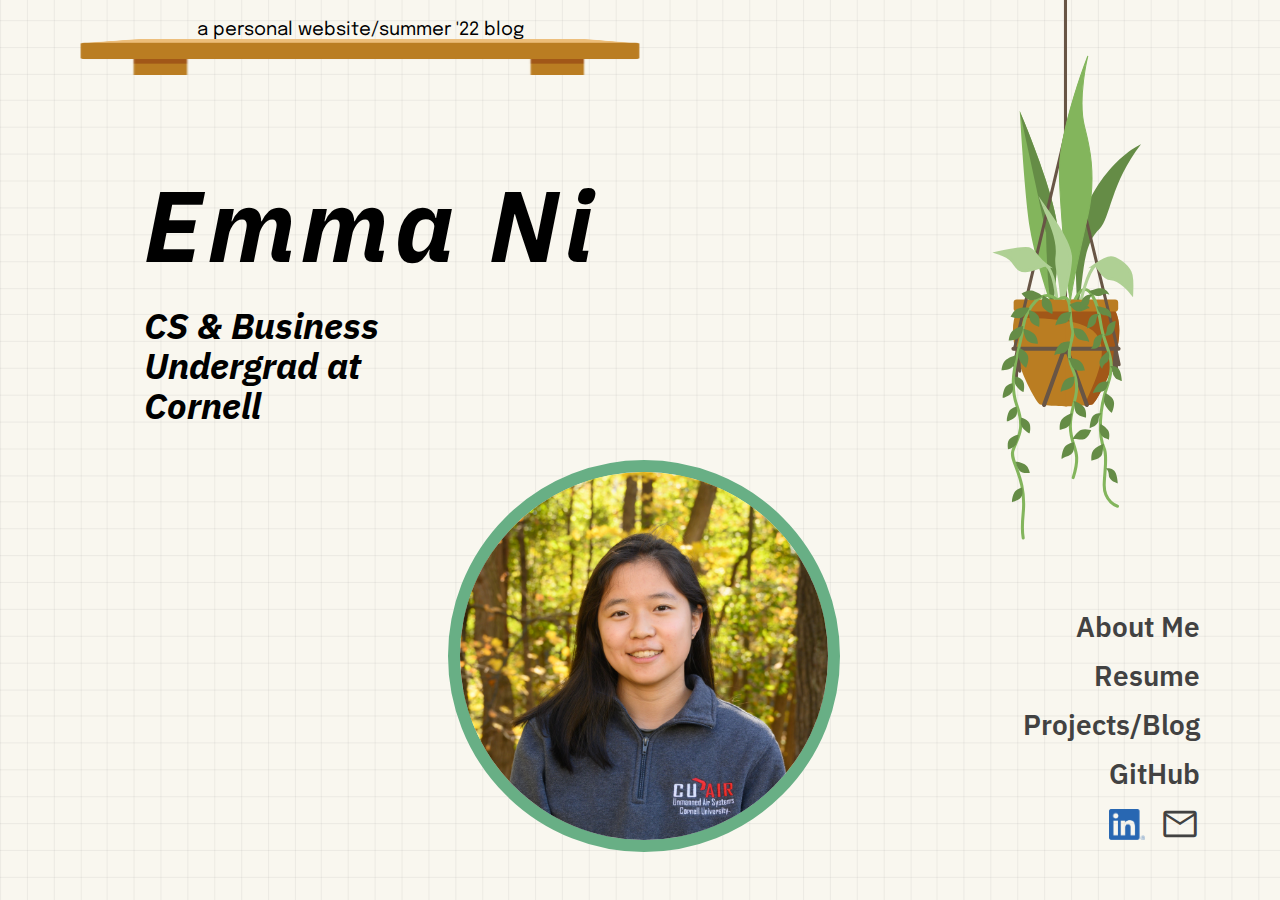
<file: index.html>
<!DOCTYPE html>
<html lang="en">

<head>
    <meta charset="UTF-8">
    <meta name="viewport" content="width=device-width, initial-scale=1.0">
    <meta http-equiv="X-UA-Compatible" content="ie=edge">
    <title>Emma Ni</title>
    <link rel="preconnect" href="https://fonts.googleapis.com">
    <link rel="preconnect" href="https://fonts.gstatic.com" crossorigin>
    <link rel="stylesheet" href="https://fonts.googleapis.com/css2?family=Material+Symbols+Outlined:opsz,wght,FILL,GRAD@48,500,0,0" />
    <link rel="stylesheet" href="https://fonts.googleapis.com/css2?family=Epilogue&family=IBM+Plex+Sans:ital,wght@0,400;1,700&display=swap">
    <link rel="stylesheet" href="./index.css">
    <link rel="icon" type="image/png" href="./sources/favicon.png">
</head>

<body>
    <div id="left-content">
        <header>
            <div id="shelf-words">a personal website/summer '22 blog<object data="./sources/shelf-figma.svg"></object></div>
            
        </header>
        

        <main>
            <h1 id="name" class="page-title">Emma Ni</h1>
            <h3 id="main-blurb">CS & Business Undergrad at Cornell</h3>
        </main>
        <img id="pfp" src="./sources/pfp.jpg" alt="headshot">
    </div>  
    
    <aside>
        <img src="./sources/plant.svg" id="plant">
        <nav id="sidebar-navigation">
            
            <ul>
                <li class="about-me nav-link">
                    <a href="./about-me.html">About Me</a>  
                </li>
                <li class="resume nav-link">
                    <a href="./sources/Emma Ni Resume.pdf">Resume</a>
                </li>
                <li class="projects-blogs nav-link">
                    <a href="./projects.html">Projects/Blog</a>
                </li>
                <li class="github nav-link">
                    <a href="https://github.com/emma-ni12">GitHub</a>
                </li>
                <li class="contact-icons nav-link">
                    <a href="https://www.linkedin.com/in/emma-ni2/"><img src="./sources/linkedin-logo.png" alt="LinkedIn" /></a>
                    <a href="mailto:en257@cornell.edu"><span class="material-symbols-outlined">mail</span></a>
                </li>
            </ul>
        </nav>
    </aside>
</body>

</html>
</file>
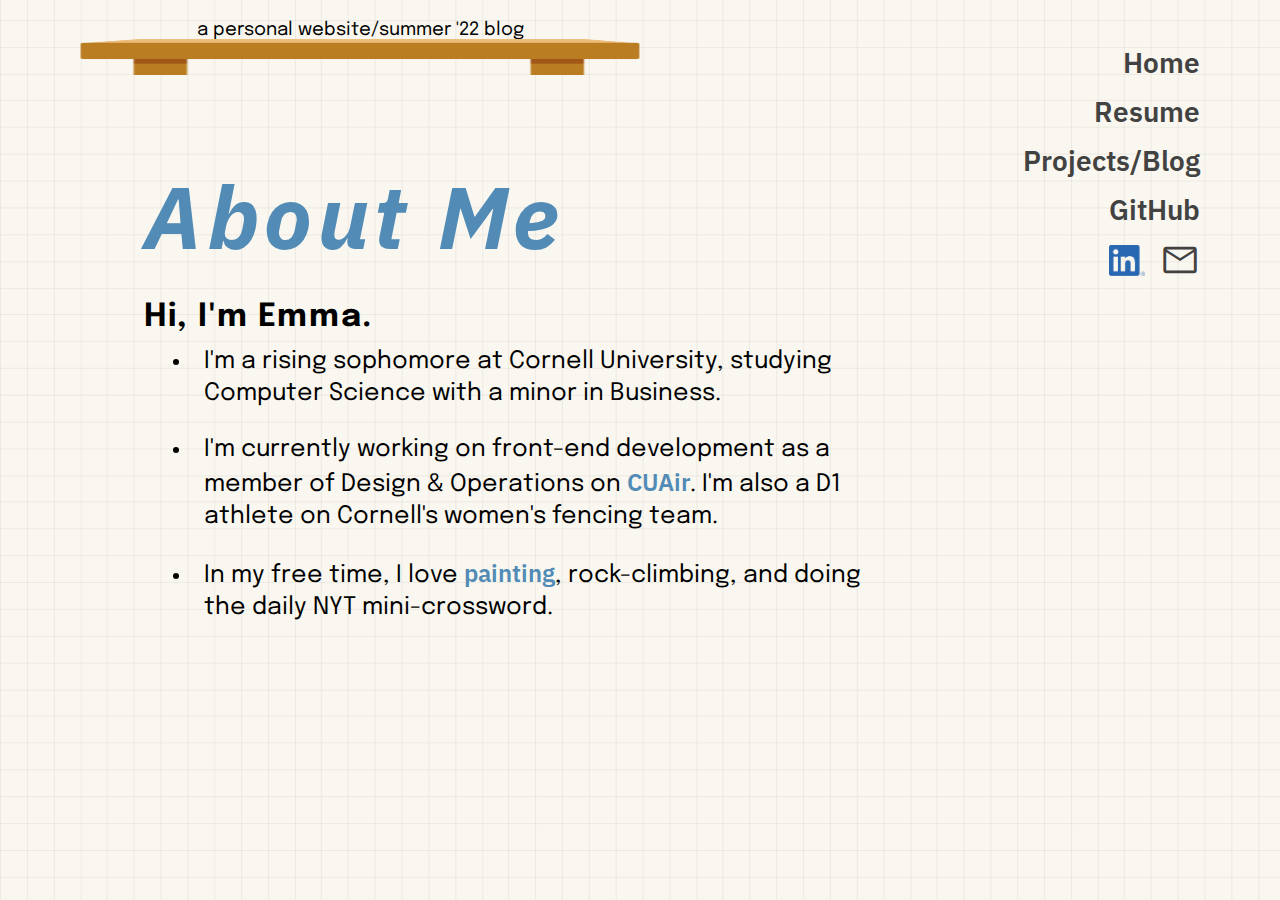
<file: about-me.html>
<!DOCTYPE html>
<html lang="en">

<head>
    <meta charset="UTF-8">
    <meta name="viewport" content="width=device-width, initial-scale=1.0">
    <meta http-equiv="X-UA-Compatible" content="ie=edge">
    <link rel="preconnect" href="https://fonts.googleapis.com">
    <link rel="preconnect" href="https://fonts.gstatic.com" crossorigin>
    <link rel="stylesheet" href="https://fonts.googleapis.com/css2?family=Material+Symbols+Outlined:opsz,wght,FILL,GRAD@48,500,0,0" />
    <link rel="stylesheet" href="https://fonts.googleapis.com/css2?family=Epilogue:wght@400;700&display=swap&family=IBM+Plex+Sans:ital,wght@0,400;1,700&display=swap">
    <link rel="stylesheet" href="./about-me.css">
    <link rel="icon" type="image/png" href="./sources/favicon.png">
    <title>Emma Ni | About Me</title>
</head>

<body>
    <header class="shelf">
        <div id="shelf-words">a personal website/summer '22 blog<object data="./sources/shelf-figma.svg"></object></div>
    </header>

    <main>
        <div id="about-me-header">
            <h1 id="about-me-title" class="page-title">About Me</h1>
            <h2 id="about-me-name">Hi, I'm Emma.</h2>
        </div>
        <div id="about-me-body">
            <ul>
                <li class="about-me-bullet">
                    I'm a rising sophomore at Cornell University, studying Computer Science with a minor in Business. 
                </li>
                <li class="about-me-bullet">
                    I'm currently working on front-end development as a member of Design & Operations on <a href="https://cuair.org/index.html" id="cuair-link" target="_blank">CUAir</a>. I'm also a D1 athlete on Cornell's women's fencing team.
                </li>
                <li class="about-me-bullet">
                    In my free time, I love <a href="./sources/Flower_Vendor.jpg" id="art-link" target="_blank">painting</a>, rock-climbing, and doing the daily NYT mini-crossword.
                </li>
                <!-- <li class="about-me-bullet">
                    Fun fact: I made the hanging plant on the <a href="./index.html" id="Home-page">Home</a> page in Figma!
                </li> -->
            </ul>
        </div>
    </main>

    <nav id="sidebar-navigation">
        <ul>
            <li class="home nav-link">
                <a href="./index.html">Home</a>
            </li>
            <li class="resume nav-link">
                <a href="./sources/Emma Ni Resume.pdf">Resume</a>
            </li>
            <li class="projects-blogs nav-link">
                <a href="projects.html">Projects/Blog</a>
            </li>
            <li class="github nav-link">
                <a href="https://github.com/emma-ni12">GitHub</a>
            </li>
            <li class="contact-icons nav-link">
                <a href="https://www.linkedin.com/in/emma-ni2/"><img src="./sources/linkedin-logo.png" alt="LinkedIn" /></a>
                <a href="mailto:en257@cornell.edu"><span class="material-symbols-outlined">mail</span></a>
            </li>
        </ul>
    </nav>
</body>

</html>
</file>
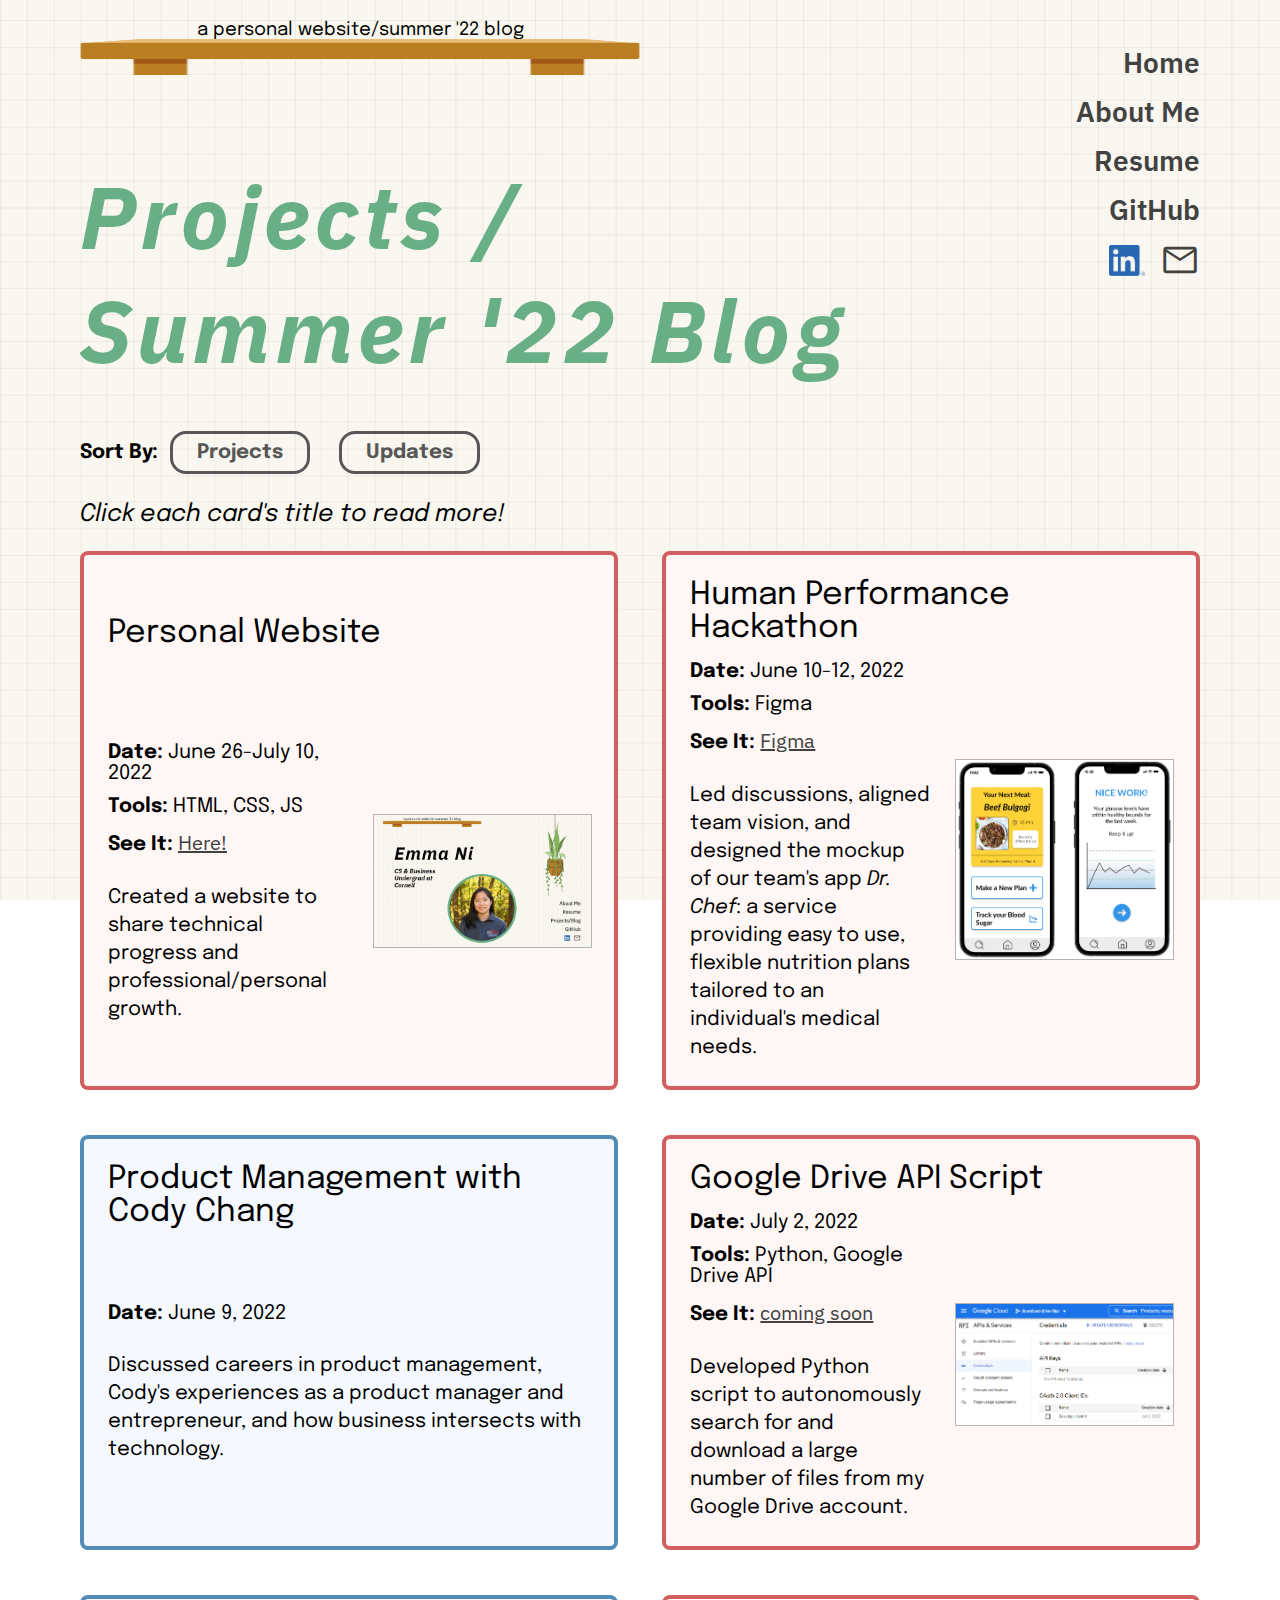
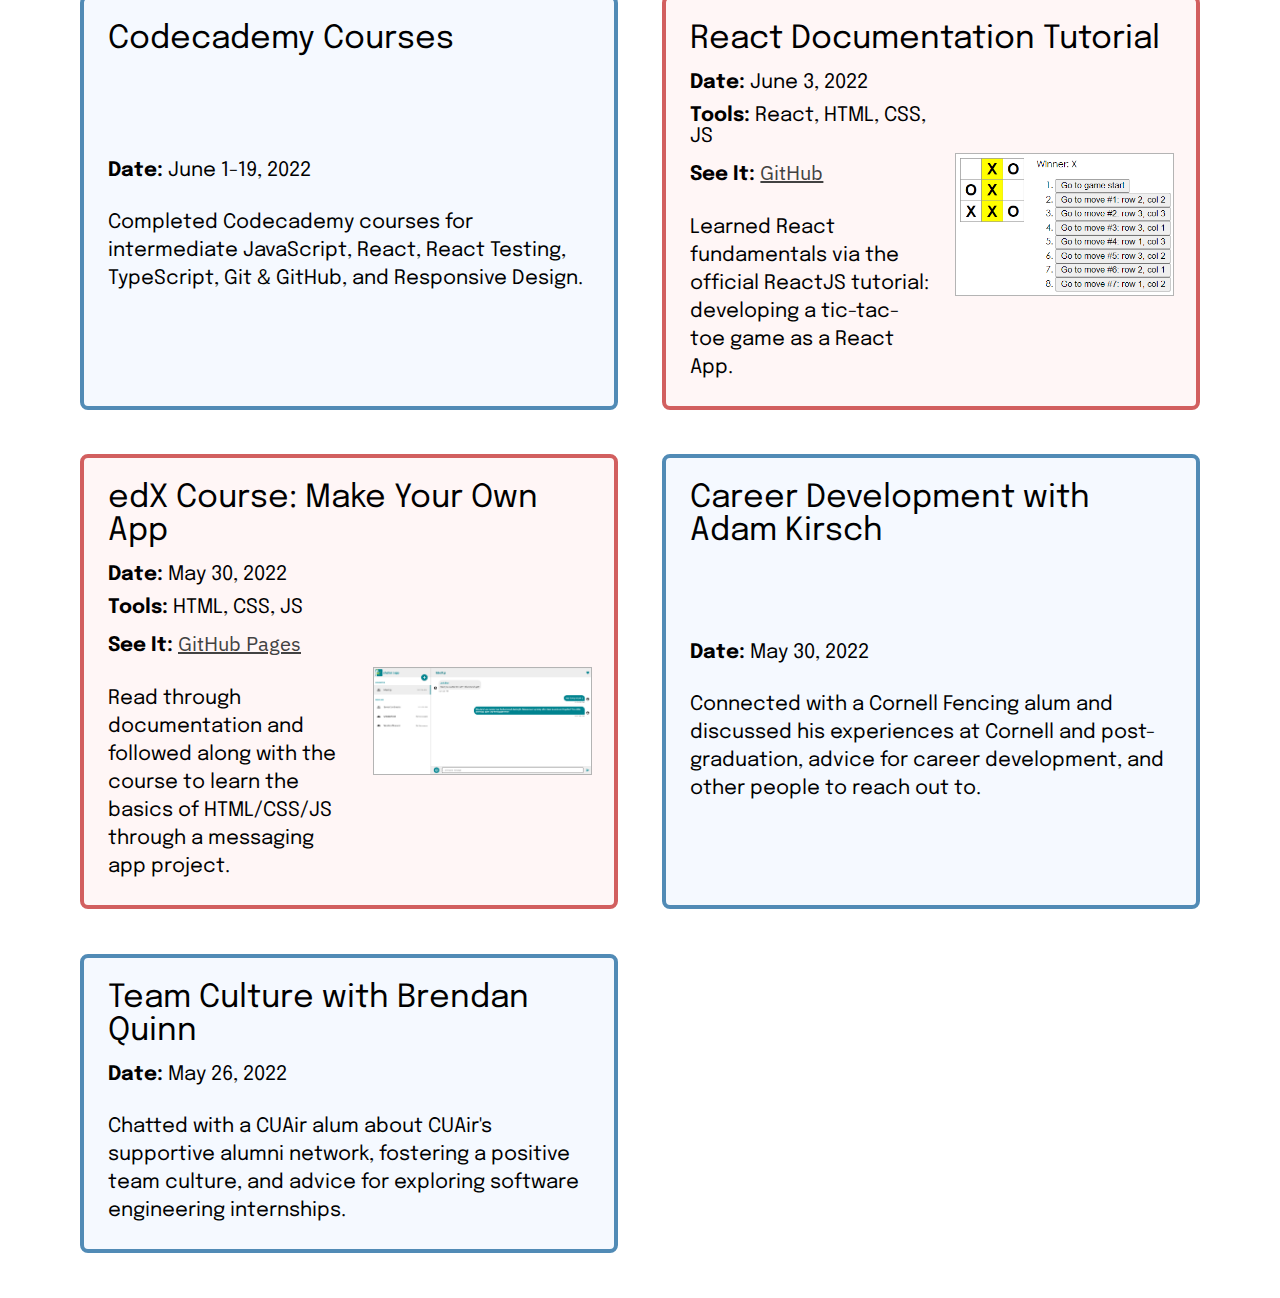
<file: projects.html>
<!DOCTYPE html>
<html lang="en">

<head>
    <meta charset="UTF-8">
    <meta name="viewport" content="width=device-width, initial-scale=1.0">
    <meta http-equiv="X-UA-Compatible" content="ie=edge">
    <link rel="preconnect" href="https://fonts.googleapis.com">
    <link rel="preconnect" href="https://fonts.gstatic.com" crossorigin>
    <link rel="stylesheet" href="https://fonts.googleapis.com/css2?family=Material+Symbols+Outlined:opsz,wght,FILL,GRAD@48,500,0,0" />
    <link rel="stylesheet" href="https://fonts.googleapis.com/css2?family=Epilogue:wght@400;700&display=swap&family=IBM+Plex+Sans:ital,wght@0,400;1,700&display=swap">
    <link rel="stylesheet" href="./projects.css">
    <link rel="icon" type="image/png" href="./sources/favicon.png">
    <title>Emma Ni | Projects</title>
</head>

<body onload="init()">
    <header class="shelf">
        <div id="shelf-words">a personal website/summer '22 blog<object data="./sources/shelf-figma.svg"></object></div>
    </header>


    <div id="projects-header">
        <h1 id="projects-title" class="page-title">Projects / <br>Summer '22 Blog</h1>
    </div>
    <div class="sort-section">
        <h4>Sort By:<button id="sort-projects-button" class="projects-button">Projects</button>
            <button id="sort-updates-button" class="updates-button">Updates</button></h4>
    </div>

    <nav id="sidebar-navigation">
        <ul>
            <li class="home nav-link">
                <a href="./index.html">Home</a>
            </li>
            <li class="about-me nav-link">
                <a href="./about-me.html">About Me</a>  
            </li>
            <li class="resume nav-link">
                <a href="./sources/Emma Ni Resume.pdf">Resume</a>
            </li>
            <li class="github nav-link">
                <a href="https://github.com/emma-ni12">GitHub</a>
            </li>
            <li class="contact-icons nav-link">
                <a href="https://www.linkedin.com/in/emma-ni2/"><img src="./sources/linkedin-logo.png" alt="LinkedIn" /></a>
                <a href="mailto:en257@cornell.edu"><span class="material-symbols-outlined">mail</span></a>
            </li>
        </ul>
    </nav>

    <main>
        <h4>Click each card's title to read more!</h4>
        <div id="card-grid">
            <div class="card project">
                <h5 class="card-title" id="8">Personal Website</h5>    
                <div class="card-info">
                    <p><strong>Date: </strong> June 26-July 10, 2022</p>
                    <p><strong>Tools: </strong>HTML, CSS, JS</p>
                    <p><strong>See It: </strong><a href="./index.html">Here!</a></p>
                    <p class="one-line">Created a website to share technical progress and professional/personal growth.</p>
                </div> 
                <div class="img-wrap"><img class="card-image" src="./sources/homepage.png" alt="screenshot of website Home page"></div>
            </div>

            <div class="card project">
                <h5 class="card-title" id="7">Human Performance Hackathon</h5>    
                <div class="card-info">
                    <p><strong>Date: </strong> June 10-12, 2022</p>
                    <p><strong>Tools: </strong> Figma</p>
                    <p><strong>See It: </strong><a href="https://www.figma.com/proto/oCrOMvDThe08SwcTX17x3R/Dr.-Chef-App?node-id=2%3A6&starting-point-node-id=2%3A6">Figma</a></p>
                    <p class="one-line">Led discussions, aligned team vision, and designed the mockup of our team's app <em>Dr. Chef</em>: a service providing easy to use, flexible nutrition plans tailored to an individual's medical needs.</p>
                </div> 
                <div class="img-wrap"><img class="card-image" src="./sources/drchef.png" alt="screenshot of Figma prototype"></div>
            </div>

            <div class="card update">
              <h5 class="card-title" id="6">Product Management with Cody Chang</h5>    
              <div class="card-info">
                  <p><strong>Date:</strong> June 9, 2022</p>
                  <p class="one-line">Discussed careers in product management, Cody's experiences as a product manager and entrepreneur, and how business intersects with technology.</p>
              </div> 
            </div>

            <div class="card project">
                <h5 class="card-title" id="9">Google Drive API Script</h5>    
                <div class="card-info">
                    <p><strong>Date: </strong> July 2, 2022</p>
                    <p><strong>Tools: </strong>Python, Google Drive API</p>
                    <p><strong>See It: </strong><a href="">coming soon</a></p>
                    <p class="one-line">Developed Python script to autonomously search for and download a large number of files from my Google Drive account.</p>
                </div> 
                <div class="img-wrap"><img class="card-image" src="./sources/google-drive-script.png" alt="image of Google Cloud API Services dashboard"></div>
            </div>

            <div class="card update">
                <h5 class="card-title" id="5">Codecademy Courses</h5>    
                <div class="card-info">
                    <p><strong>Date:</strong> June 1-19, 2022</p>
                    <p class="one-line">Completed Codecademy courses for intermediate JavaScript, React, React Testing, TypeScript, Git & GitHub, and Responsive Design.</p>
                </div> 
            </div>

            <div class="card project">
                <h5 class="card-title" id="4">React Documentation Tutorial</h5>    
                <div class="card-info">
                    <p><strong>Date: </strong> June 3, 2022</p>
                    <p><strong>Tools: </strong> React, HTML, CSS, JS</p>
                    <p><strong>See It: </strong><a href="https://github.com/emma-ni12/react-tutorial">GitHub</a></p>
                    <p class="one-line">Learned React fundamentals via the official ReactJS tutorial: developing a tic-tac-toe game as a React App.</p>
                </div> 
                <div class="img-wrap"><img class="card-image" src="./sources/react-tutorial.png" alt="screenshot of tic-tac-toe game"></div>
            </div>

            <div class="card project">
                <h5 class="card-title" id="3">edX Course: Make Your Own App</h5>    
                <div class="card-info">
                    <p><strong>Date: </strong> May 30, 2022</p>
                    <p><strong>Tools: </strong> HTML, CSS, JS</p>
                    <p><strong>See It: </strong><a href="https://emma-ni12.github.io/chatterapp/">GitHub Pages</a></p>
                    <p class="one-line">Read through documentation and followed along with the course to learn the basics of HTML/CSS/JS through a messaging app project.</p>
                </div> 
                <div class="img-wrap"><img class="card-image" src="./sources/chatterapp1.png" alt="screenshot of chatterapp"></div>
            </div>
            
            <div class="card update">
                <div class="card-title" id="2">Career Development with Adam Kirsch</div>
                <div class="card-info">
                    <p><strong>Date:</strong> May 30, 2022</p>
                    <p class="one-line">Connected with a Cornell Fencing alum and discussed his experiences at Cornell and post-graduation, advice for career development, and other people to reach out to.</p>
                </div>
            </div>

            <div class="card update">
                <div class="card-title" id="1">Team Culture with Brendan Quinn</div>
                <div class="card-info">
                    <p><strong>Date:</strong> May 26, 2022</p>
                    <p class="one-line">Chatted with a CUAir alum about CUAir's supportive alumni network, fostering a positive team culture, and advice for exploring software engineering internships. </p>
                </div>
            </div>


            <div id="modal-container"></div>

        </div>
    </main>


    <script src="cards.js"></script>
</body>



</html>
</file>
<file: index.css>
* {
    font-family: Epilogue, Helvetica, sans-serif;
    margin: 0;
    padding: 0;
    /* border: 1px solid red; */
}

html {
    background-image: url("sources/background.png");
    background-repeat: repeat;
    background-position: center;
    background-attachment: fixed;
    background-size: cover;
    height: 100%;
}

body {
    width: 100%;
    height: 100%;
}

#left-content {
    width: 70%;
    position: absolute;
    height: 100%;
    /* border: 1px solid red; */
}

aside {
    width: 30%;
    position: absolute;
    left: 70%;
    height: 100%;
    /* border: 1px solid blue; */
}

header {
    width: 100%;
    /* border: 1px solid blue; */
}

#shelf-words {
    width: 35rem;
    text-align: center;
    margin: 1.25rem 0rem 5rem 5rem;
    font-size: 1.15rem;
}

object {
    width: 100%;
}

#pfp {
    width: 35%;
    border-radius: 100%;
    border: 0.75rem solid #68AF85;
    position: absolute;
    left: 28rem;
    bottom: 3rem;
    min-width: 23rem;
}

main * {
    font-family: 'IBM Plex Sans', sans-serif;
    font-style: italic;
    margin-left: 9rem;
}


main h1 {
    font-size: 6.25rem;
    position: relative;
    letter-spacing: 0.35rem;
    /* border: 2px solid red; */
}

main h3 {
    font-size: 2.25rem;
    width: 15rem;
    line-height: 2.5rem;
    position: relative;
    margin-top: 1rem;
    /* border: 1px solid purple; */
}



nav ul {
    list-style: none;
    font-size: 1.75rem;
    text-align: right;
    /* border: 1px solid orange; */
    position: absolute;
    right: 0;
    bottom: 3rem;
    margin-right: 5rem;
}

nav li {
    padding-top: 0.75rem;
    /* border: 1px solid green; */
}

.contact-icons img {
    width: 2.25rem;
    padding: 0.25rem;
    margin-right: 0.25rem;
}

.contact-icons span {
    font-size: 2.5rem;
}
a {
    font-family: 'IBM Plex Sans', sans-serif;
    font-weight: 600;
    color: #424242;
}

a:link {
    text-decoration: none;
}
a:visited {
    text-decoration: none;
}

nav li.about-me :hover {
    color: #518BB6;
}

nav li.resume :hover {
    color: #D25F5F;
}

nav li.projects-blogs :hover {
    color: #68AF85;
}

nav li.github :hover {
    color: rgb(172, 172, 172);
}

#plant {
    /* width: 27%; */
    height: 70%;
    position: relative;
    top: -10%;
    left: 25%;
}

@media only screen and (min-width: 1600px) {
    #left-content {
        box-sizing: border-box;
        border-left: 10rem solid #68af864d;
    }
    aside {
        left: calc(70% - 10em);
        border-right: 10rem solid #68af864d;
    }
    #pfp {
        min-width: 30rem;
        left: 21rem;
    }
}

@media only screen and (max-width: 1100px) {
    #pfp {
        margin-left: 5rem;
        position: relative;
        top: 0;
        left: 0;     
    }
    h1, h3 {
        margin-left: 5rem;
    }
    #shelf-words {
        margin-bottom: 3rem;
    }
}

@media only screen and (min-width: 850px) and (max-width: 1100px) {
    #pfp {min-width: 20rem;}
}

@media only screen and (max-width: 850px) {
    html {font-size: 13px;}
    #plant {
        height: 65%;
    }
}

@media only screen and (max-width: 650px) {
    #shelf-words {
        width: 100%;
        margin: 1.25rem 0 4rem 3rem;
        position: relative;
    }
    h1 {
        font-size: 4rem;
        line-height: 6rem;
    }
    h3 {
        padding-bottom: 1.5rem;
    }
}

@media only screen and (min-width: 550px) and (max-width: 650px) {
    #pfp {
        min-width: 20rem;
    }
}

@media only screen and (max-width:550px) {
    html {font-size: 11px;}

    #plant {
        height: 55%;
        left: 1rem;
        top: 0;
        margin-right: 3rem;
    }

    h1, h3 {
        margin-left: 3rem;
    }

    #pfp {
        margin-left: 3rem;
        min-width: 17.5rem;
    }

    nav ul {
        margin-right: 3rem;
        font-size: 1.5rem;
    }
    .contact-icons img {
        width: 2rem;
    }
    
    .contact-icons span {
        font-size: 2.25rem;
    }
}
</file>
<file: about-me.css>
* {
    font-family: Epilogue, Helvetica, sans-serif;
    margin: 0;
    padding: 0;
    /* border: 1px solid red; */
}

html {
    background-image: url("sources/background.png");
    background-repeat: repeat;
    background-position: center;
    background-attachment: fixed;
    background-size: cover;
    height: 100%;
}


nav ul {
    list-style: none;
    font-size: 1.75rem;
    text-align: right;
    /* border: 1px solid orange; */
    position: absolute;
    right: 0;
    top: 2rem;
    margin-right: 5rem;
}

nav li {
    padding-top: 0.75rem;
    /* border: 1px solid green; */
}

.contact-icons img {
    width: 2.25rem;
    padding: 0.25rem;
    margin-right: 0.25rem;
}

.contact-icons span {
    font-size: 2.5rem;
}
a {
    font-family: 'IBM Plex Sans', sans-serif;
    font-weight: 600;
    color: #424242;
}

a:link {
    text-decoration: none;
}
a:visited {
    text-decoration: none;
}

nav li.home :hover {
    color: #518BB6;
}

nav li.resume :hover {
    color: #D25F5F;
}

nav li.projects-blogs :hover {
    color: #68AF85;
}

nav li.github :hover {
    color: rgb(172, 172, 172);
}

#shelf-words {
    max-width: 35rem;
    text-align: center;
    margin: 1.25rem 0rem 5rem 5rem;
    font-size: 1.15rem;
}

object {
    width: 100%;
}

/* --------- Page-Specific --------- */

#about-me-header * {
    margin-left: 9rem;
}

main h1 {
    font-size: 5.5rem;
    position: relative;
    letter-spacing: 0.35rem;
    color:#518BB6;
    font-family: "IBM Plex Sans", Courier, sans-serif;
    font-weight: bold;
    font-style: italic;
    margin-bottom: 1.75rem;
}

main h2 {
    font-size: 2rem;
    position: relative;
    font-weight: 700;
    letter-spacing: 0.1rem;
}

main ul {
    margin-left: 9rem;
    width: 60%;
    /* border: 2px solid blue; */
}

#about-me-body li {
    font-size: 1.5rem;
    line-height: 2rem;
    padding: 0.75rem;
    margin-left: 3rem;
    /* border: 1px solid red; */
}

#cuair-link, #Home-page, #art-link {
    color:#518BB6;
    /* text-decoration: underline ; */
}

@media only screen and (max-width: 850px) {
    html {font-size: 13px;}
}


@media only screen and (max-width:650px) {
    html {font-size: 11px;}
    h1 {
        font-size: 4rem;
    }
    nav ul {
        margin: 3rem 0 0 0;
        font-size: 1.25rem;
        text-align: center;
        /* border: 1px solid orange; */
        position: absolute;
        height: 2rem;
        min-width: 35rem;
        max-width: 350px;
        left: 50%;
        transform: translate(-50%);
    }
    nav li {
        display: inline-block;
        padding: 0 0.75rem;
    }

    .home {padding-left: 0;}
    
    .contact-icons {
        position: relative;
        top: 0.5rem;
        /* padding-right: 0; */
    }

    .contact-icons img{
        width: 1.75rem;
    }
    .contact-icons span{
        font-size: 2rem;
    }

    #shelf-words {
        margin: 1.25rem 0 5.5rem 0;
        position: relative;
        left: 50%;
        transform: translate(-50%);
        max-width: 80%;
    }
}

@media only screen and (max-width: 550px) {
    h1 {
        font-size: 3.5rem;
    }
    main ul {
        width: auto;
        margin: 0 5rem;
        padding-bottom: 3rem;
    }
    #about-me-header * {
        margin-left: 3rem;
    }
    
    nav ul {
        max-width: 350px;
        
    }

}
</file>
<file: projects.css>
/* --------- Standard styling ---------- */
* {
    font-family: Epilogue, Helvetica, sans-serif;
    margin: 0;
    padding: 0;
    /* border: 1px solid red; */
}

html {
    background-image: url("sources/background.png");
    background-repeat: repeat;
    background-position: center;
    background-attachment: fixed;
    background-size: cover;
    height: 100%;
}


nav ul {
    list-style: none;
    font-size: 1.75rem;
    text-align: right;
    /* border: 1px solid orange; */
    position: absolute;
    right: 0;
    top: 2rem;
    margin-right: 5rem;
}

nav li {
    padding-top: 0.75rem;
    /* border: 1px solid green; */
}

.contact-icons img {
    width: 2.25rem;
    padding: 0.25rem;
    margin-right: 0.25rem;
}

.contact-icons span {
    font-size: 2.5rem;
}
a {
    font-family: 'IBM Plex Sans', sans-serif;
    font-weight: 600;
    color: #424242;
}

a:link {
    text-decoration: none;
}
a:visited {
    text-decoration: none;
}

nav li.about-me :hover {
    color: #518BB6;
}

nav li.resume :hover {
    color: #D25F5F;
}

nav li.home :hover {
    color: #68AF85;
}

nav li.github :hover {
    color: rgb(172, 172, 172);
}

#shelf-words {
    box-sizing: border-box;
    max-width: 35rem;
    text-align: center;
    margin: 1.25rem 0rem 5rem 5rem;
    font-size: 1.15rem;
}

object {
    width: 100%;
}

h1 {
    font-size: 5.5rem;
    position: relative;
    letter-spacing: 0.35rem;
    color:#68AF85;
    font-family: "IBM Plex Sans", Courier, sans-serif;
    font-weight: bold;
    font-style: italic;
    margin-left: 5rem;
    margin-bottom: 2rem;
    width: 60%;
}

/* --------- Sorting ---------- */

.sort-section {
    font-size: 1.25rem;
    margin-left: 5rem;
}

.sort-section button {
    display: inline-block;
    margin: 0.75rem;
    font-size: 1.25rem;
    padding: 0.5rem 1.5rem;
    border-radius: 1rem;
    font-weight: 700;
    color:#575757;
    background-color: rgb(0, 0, 0, 0);
    border: 0.2rem solid #575757;
}

#sort-projects-button:hover {
    background-color: #fa989883;
    border-color: #D25F5F;
}

#sort-updates-button:hover {
    background-color: #96cbf483;
    border-color: #518BB6;
}

button.active.projects-button {
    border-color:#B21313;
    background-color: #D25F5F;
    color: white;
}

button.active.updates-button {
    border-color: #336082;
    background-color:#518BB6;
    color: white;
}


/* --------- Card Area ---------- */

main {
    margin: 1rem 5rem 5rem 5rem;
    /* border: 1px solid red; */
}

main h4 {
    margin-bottom: 1.5rem;
    font-size: 1.5rem;
    font-weight: 400;
    font-style: italic;
}

#card-grid {
    display: flex;
    flex-wrap: wrap;
    justify-content: space-between;
}

.card {
    padding: 1.5rem;
    position: relative;
    width: 48%;
    box-sizing: border-box;
    height: auto;
    display:flex;
    flex-wrap: wrap;
    justify-content:space-between;
    /* align-items: center; */
    border-radius: 0.5rem;
    margin-bottom: 4%;
}

.card.project {
    align-items: center;
}

.inactive {
    display: none !important;
}

.project .card-info {
    width: 50%;
    position: relative;
}

.card-info {
    margin: 1rem 0 0 0;
}

.card-info p {
    padding-bottom: 0.75rem;
    font-size: 1.25rem;
}

.one-line {
    padding-bottom: 0 !important;
    margin-top: 1rem;
    line-height: 1.75rem;
}

.card-image {    
    width: 100%;
    height: auto;
}

.card-title {
    /* text-transform:uppercase; */
    font-weight: 400;
    font-size: 2rem;
    cursor: pointer;
    /* border: 1px solid red; */
}

.update {
    align-items: flex-start;
    justify-content: flex-start;
}

.update .card-title {
    height: min-content;
}

h5 {
    flex-basis: 100%;
}

.project {
    border: 0.25rem solid #D25F5F;
    background-color: #FFF6F6;
}

.update {
    border: 0.25rem solid #518BB6;
    background-color: #F5F9FF;
}

.card-image {
    border: 1px solid rgb(180, 180, 180);
    max-height: 15rem;
}

.img-wrap {
    max-width:45%;
    margin: 1rem 0 0 1rem;
}

.card-info a, .modal-info a {
    text-decoration: underline !important;
    font-weight: 400 !important;
}

/* --------- Modal Styling --------- */

.modal {
    width: 80%;
    padding: 2.5rem;
    position: absolute;
    box-sizing: border-box;
    max-height: 90%;
    overflow: auto;
    top: 50%;
    left: 50%;
    transform: translate(-50%, -50%);
    z-index: 1;
    border-radius: 0.5rem;
    flex-direction: column;
}


.modal-info {
    margin-top: 1rem;
}

.modal-info p {
  font-size: 1.25rem;
  line-height: 2rem;
}

.modal-info .desc {
    font-size: 1rem;
    line-height: 1.625rem;
}

.modal-image {
    float: right;
    position: relative; 
    top: -1rem;
    padding-left: 0.5rem;

}

.desc {
    padding-bottom: 0;
    margin-top: 1rem;
    line-height: 1.75rem;
}

#modal-container {
    display: none;
    width: 100%;
    height: 100%;
    background-color: rgba(0, 0, 0, 0.5);
    position: fixed;
    left: 0;
    top: 0;
}

#close-button {
    position: relative;
    left: 50%;
    transform: translate(-50%);
    height: 2rem;
    width: 90%;
    border: 0.15rem solid;
    border-color: inherit;
    border-radius: inherit;
    text-align: center;
    line-height: 2rem;
    margin-top: 1rem;
}

.project #close-button:hover {
    background-color: #fa989883;
}

.update #close-button:hover {
    background-color: #96cbf483;
}

/* --------- Responsive Design --------- */

@media only screen and (max-width: 1000px) {
    #shelf-words {
        max-width: 33rem;
    }
}

@media only screen and (min-width: 900px) and (max-width: 1000px) {
    .card-info {
        min-width: 100%;
    }
    .card {
        display: block;
    }
    .img-wrap {
        min-width: 100%;
        margin-left: 0;
    }
    .card-image {
        max-height: 100%;
    }
}


@media only screen and (max-width: 900px) {
    html {font-size: 13px;}
    .card {
        min-width: 100%;
    }
}


@media only screen and (max-width:650px) {
    html {font-size: 11px;}
    h1 {
        font-size: 4rem;
    }
    nav ul {
        margin-top: 3rem;
        font-size: 1.25rem;
        text-align: center;
        /* border: 1px solid orange; */
        position: absolute;
        height: 2rem;
        min-width: 35rem;
        left: 50%;
        transform: translate(-50%);
    }
    nav li {
        display: inline-block;
        padding: 0 0.75rem;
    }
    
    .contact-icons {
        position: relative;
        top: 0.5rem;
    }

    .contact-icons img{
        width: 1.75rem;
    }
    .contact-icons span{
        font-size: 2rem;
    }

    #shelf-words {
        margin: 1.25rem 0 5.5rem 0;
        position: relative;
        left: 50%;
        transform: translate(-50%);
        max-width: 80%;
    }
}

@media only screen and (max-width: 550px) {
    .card-info {
        min-width: 100%;
    }
    .card {
        display: block;
    }
    .img-wrap {
        min-width: 100%;
        margin-left: 0;
    }
    .card-image {
        max-height: 100%;
    }
}

@media only screen and (max-width: 450px) {

    h1 {
        font-size: 3.5rem;
        margin-left: 3rem;
        min-width: 90%;
    }
    .sort-section {
        margin-left: 3rem;
    }
    main {
        margin: 1rem 3rem 3rem 3rem;
    }
    

}
</file>
